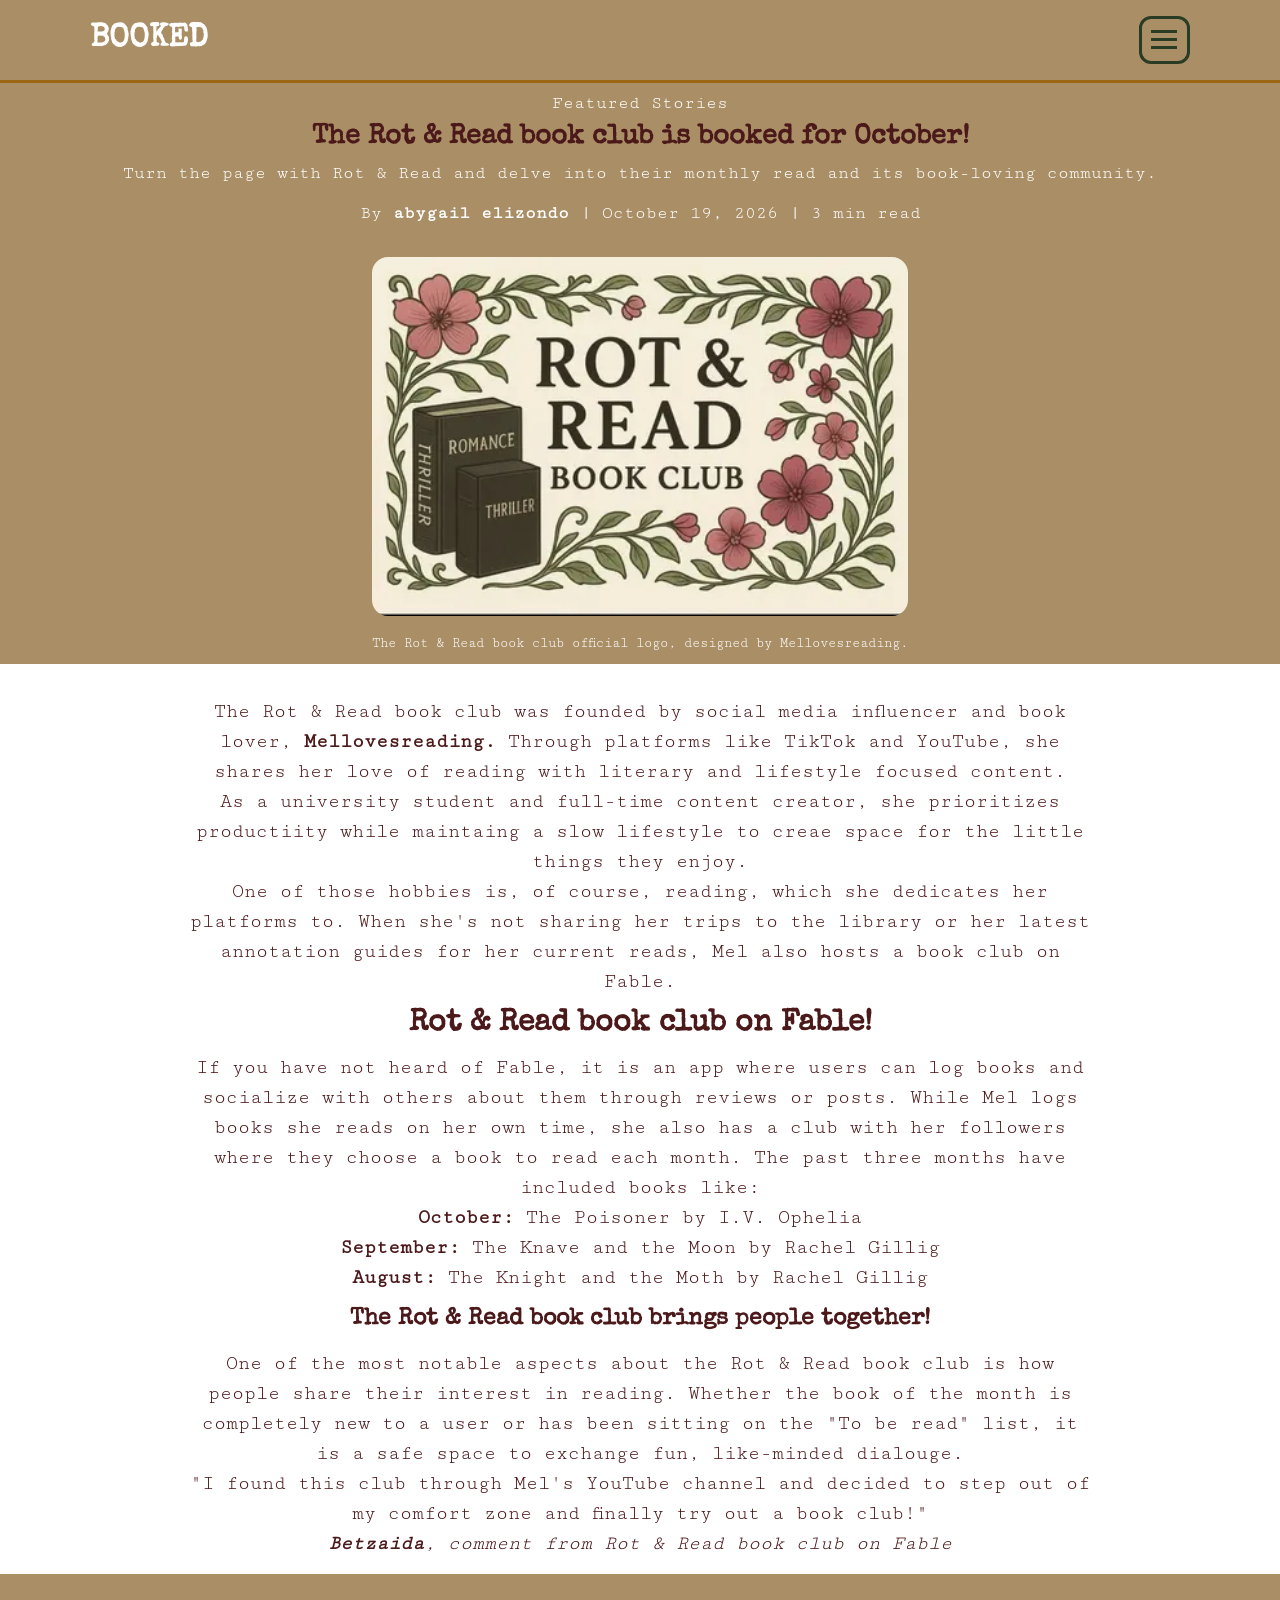
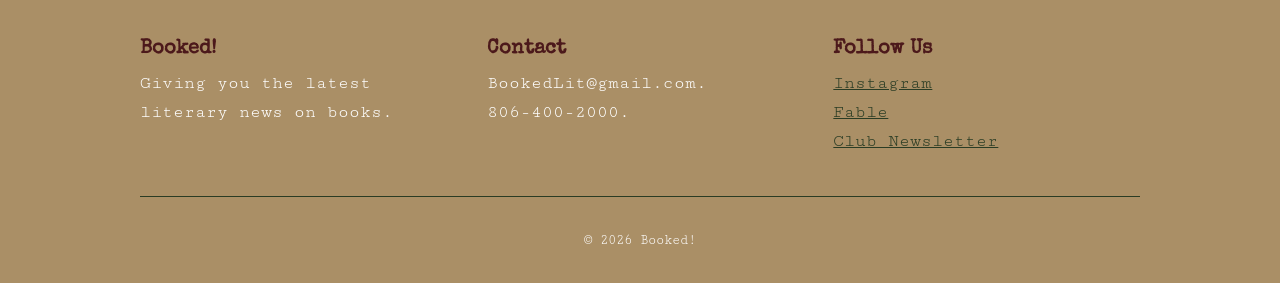
<file: article.html>
<!DOCTYPE html>
<html lang="en">
<head>
    <meta charset="UTF-8">
    <meta name="viewport" content="width=device-width, initial-scale=1.0">
    <title>Booked | Literary News</title>

    <!-- STEP 1: Google Fonts (Special Elite for headings + Cutive Mono for body text) -->
    <link rel="preconnect" href="https://fonts.googleapis.com">
    <link rel="preconnect" href="https://fonts.gstatic.com" crossorigin>
    <link href="https://fonts.googleapis.com/css2?family=Cutive+Mono&family=Special+Elite&display=swap" rel="stylesheet">

    <!-- STEP 2: Our stylesheet (AFTER the Google Fonts links) -->
    <link rel="stylesheet" href="style.css">
</head>
<body>

    <!-- ========== HEADER: sticky + hamburger menu  ========== -->
    <header class="site-header">
        <nav class="navbar container" aria-label="Main navigation">
            <a href="#top" class="logo">BOOKED</a>

            <!-- The hidden checkbox  -->
            <input type="checkbox" id="menu-toggle" class="menu-toggle" aria-label="Toggle navigation menu">

            <!-- The hamburger icon is a LABEL-->
            <label for="menu-toggle" class="hamburger" aria-label="Menu">
                <span aria-hidden="true"></span>
                <span aria-hidden="true"></span> 
                <span aria-hidden="true"></span>
            </label>

            <!-- The menu -->
            <ul class="nav-menu">
                <li><a href="about.html" class="nav-link">About</a></li>
                <li><a href="article.html" class="nav-link">Articles</a></li>
                <li><a href="booked-tbr.html" class="nav-link">Booked' TBR</a></li>
                <li><a href="join.html" class="nav-link">Join</a></li>
                <li><a href="home.html" class="nav-link nav-link-cta">Home</a></li>
            </ul>
        </nav>
    </header>

    <!-- ========== FEATURED ARTICLE ========== -->
            <article id="featured-article" class="article">

            <!-- Article header: category, headline, subtitle, meta info -->
            <header class="article-header">
                <p class="article-category">Featured Stories</p>
                <h1 class="article-title">The Rot & Read book club is booked for October!</h1>
                <p class="article-subtitle">Turn the page with Rot & Read and delve into their monthly read and its book-loving community.</p>
                <p class="article-meta">
                    <span class="author-name"> By <strong>abygail elizondo</strong></span>
                    | <time class="article-date" datetime="2026-09-25">October 19, 2026</time>
                    | <span class="read-time">3 min read</span>
                </p>
                <section> 
                    <article class="featured-block">
                    <figure class="featured-figure">
                        <img src="images/featured.webp" alt="Image of the logo for Rot & Read Book Club on Fable" class="featured-image">
                        <figcaption class="featured-caption">The Rot & Read book club official logo, designed by Mellovesreading.</figcaption>
                    </figure>
                    </article>
                </section>
            </header>

        <!-- Article body: the main story -->
        <main> 
        <section class="article-body">
                <p class="lead-paragraph"> The Rot & Read book club was founded by social media influencer and book lover, <strong>Mellovesreading.</strong> 
                    Through platforms like TikTok and YouTube, she shares her love of reading with literary and lifestyle focused content.</p>
                <p> As a university student and full-time content creator, she prioritizes productiity while maintaing a slow lifestyle 
                    to creae space for the little things they enjoy. </p>

                <p>One of those hobbies is, of course, reading, which she dedicates her platforms to. 
                    When she's not sharing her trips to the library or her latest annotation guides for her current reads, Mel also hosts a book club on Fable.</p>

                <h2 class="section-heading">Rot & Read book club on Fable!</h2>

                <p>If you have not heard of Fable, it is an app where users can log books and socialize with others about them through reviews or posts.
                    While Mel logs books she reads on her own time, she also has a club with her followers where they choose a book to read each month. 
                    The past three months have included books like: 
                </p>

                <ul class="article-list">
                    <li><strong>October:</strong> The Poisoner by I.V. Ophelia</li>
                    <li><strong>September:</strong> The Knave and the Moon by Rachel Gillig</li>
                    <li><strong>August:</strong> The Knight and the Moth by Rachel Gillig</li>
                </ul>

                <h3 class="subsection-heading">The Rot & Read book club brings people together!</h3>

                <p>One of the most notable aspects about the Rot & Read book club is how people share their interest in reading. 
                    Whether the book of the month is completely new to a user or has been sitting on the "To be read" list, 
                    it is a safe space to exchange fun, like-minded dialouge.
                </p>
                <!-- Pull quote: a highlighted quote from the story -->
                <blockquote class="pull-quote">
                    <p class="quote-text">"I found this club through Mel's YouTube channel and decided to step out of my comfort zone 
                        and finally try out a book club!"</p>
                    <cite class="quote-author"><strong>Betzaida</strong>, comment from Rot & Read book club on Fable</cite>
                </blockquote>
        </section>

            <!-- ========== FOOTER: three columns that wrap ========== -->
    <!-- ========== FOOTER: columns that wrap + a full-width bottom line ========== -->
    <footer class="site-footer">
        <div class="footer-grid">
            <section class="footer-col">
                <h2 class="footer-heading">Booked!</h2>
                <p class="footer-text">Giving you the latest literary news on books.</p>
            </section>

            <section class="footer-col">
                <h2 class="footer-heading">Contact</h2>
                <p class="footer-text">BookedLit@gmail.com.</p>
                <p class="footer-text">806-400-2000.</p>
            </section>

            <section class="footer-col">
                <h2 class="footer-heading">Follow Us</h2>
                <ul class="footer-links">
                    <li><a href="#" class="footer-link">Instagram</a></li>
                    <li><a href="#" class="footer-link">Fable</a></li>
                    <li><a href="#" class="footer-link">Club Newsletter</a></li>
                </ul>
            </section>

            <p class="footer-bottom">&copy; 2026 Booked!</p>
        </div>
    </footer>

    </main>
</body>
</html>
</file>
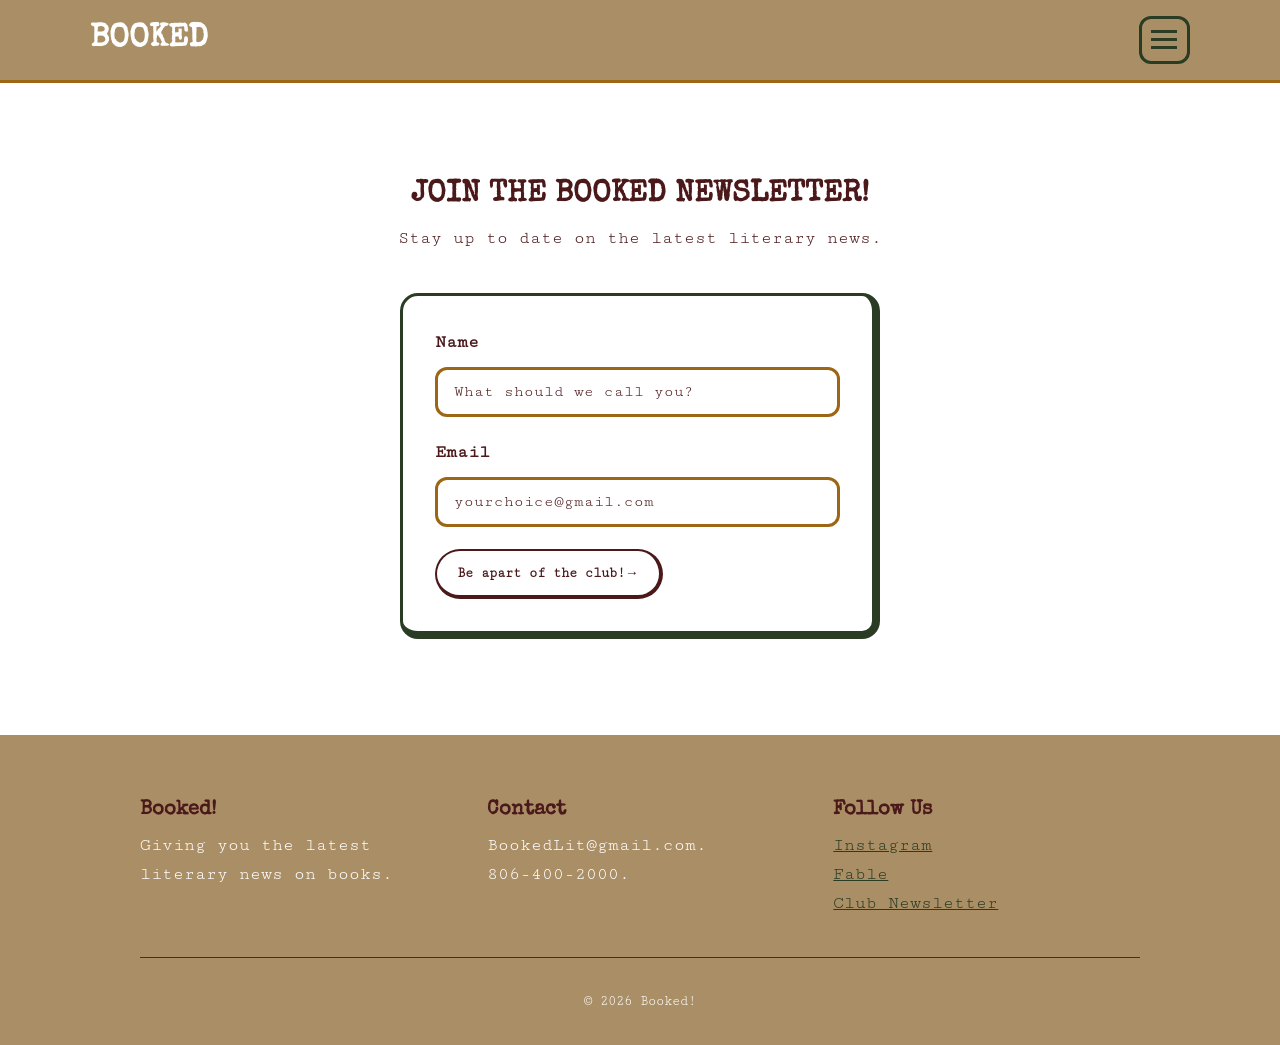
<file: join.html>
<!DOCTYPE html>
<html lang="en">
<head>
    <meta charset="UTF-8">
    <meta name="viewport" content="width=device-width, initial-scale=1.0">
    <title>Booked | Literary News</title>

    <!-- STEP 1: Google Fonts (Special Elite for headings + Cutive Mono for body text) -->
    <link rel="preconnect" href="https://fonts.googleapis.com">
    <link rel="preconnect" href="https://fonts.gstatic.com" crossorigin>
    <link href="https://fonts.googleapis.com/css2?family=Cutive+Mono&family=Special+Elite&display=swap" rel="stylesheet">

    <!-- STEP 2: Our stylesheet (AFTER the Google Fonts links) -->
    <link rel="stylesheet" href="style.css">
</head>
<body>

    <!-- ========== HEADER: sticky + hamburger menu  ========== -->
    <header class="site-header">
        <nav class="navbar container" aria-label="Main navigation">
            <a href="#top" class="logo">BOOKED</a>

            <!-- The hidden checkbox  -->
            <input type="checkbox" id="menu-toggle" class="menu-toggle" aria-label="Toggle navigation menu">

            <!-- The hamburger icon is a LABEL -->
            <label for="menu-toggle" class="hamburger" aria-label="Menu">
                <span aria-hidden="true"></span>
                <span aria-hidden="true"></span>
                <span aria-hidden="true"></span>
            </label>

            <!-- The menu -->
            <ul class="nav-menu">
                <li><a href="about.html" class="nav-link">About</a></li>
                <li><a href="article.html" class="nav-link">Articles</a></li>
                <li><a href="booked-tbr.html" class="nav-link">Booked' TBR</a></li>
                <li><a href="join.html" class="nav-link">Join</a></li>
                <li><a href="home.html" class="nav-link nav-link-cta">Home</a></li>
            </ul>
        </nav>
    </header>
    
    <main>
        <!-- ========== JOIN: form pseudo-classes ========== -->
        <section id="join" class="section">
            <div class="container">
                <h2 class="section-title">Join the Booked Newsletter!</h2>
                <p class="section-intro">Stay up to date on the latest literary news.</p>

                <form class="join-form" action="#">
                    <label for="name" class="form-label">Name</label>
                    <input type="text" id="name" name="name" class="form-input" placeholder="What should we call you?" required>

                    <label for="email" class="form-label">Email</label>
                    <input type="email" id="email" name="email" class="form-input" placeholder="yourchoice@gmail.com" required>

                    <button type="submit" class="button">Be apart of the club!<span class="arrow" aria-hidden="true">&rarr;</span></button>
                </form>
            </div>
        </section>

        <!-- ========== FOOTER: columns that wrap + a full-width bottom line ========== -->
    <footer class="site-footer">
        <div class="footer-grid">
            <section class="footer-col">
                <h2 class="footer-heading">Booked!</h2>
                <p class="footer-text">Giving you the latest literary news on books.</p>
            </section>

            <section class="footer-col">
                <h2 class="footer-heading">Contact</h2>
                <p class="footer-text">BookedLit@gmail.com.</p>
                <p class="footer-text">806-400-2000.</p>
            </section>

            <section class="footer-col">
                <h2 class="footer-heading">Follow Us</h2>
                <ul class="footer-links">
                    <li><a href="#" class="footer-link">Instagram</a></li>
                    <li><a href="#" class="footer-link">Fable</a></li>
                    <li><a href="#" class="footer-link">Club Newsletter</a></li>
                </ul>
            </section>

            <p class="footer-bottom">&copy; 2026 Booked!</p>
        </div>
    </footer>

    </main>
</body>
</html>
</file>
<file: style.css>
:root {
    --color-background: #ffffff;
    --color-text: #4C191B;
    --color-muted: #89937C;
    --color-surface: #AA8F66;
    --color-primary:#2A3C24;
    --color-secondary:#9C6615;
    --color-success:#1f9d55;
    --color-error: #ff3b5c;
    --font-display: 'Special Elite', 'Arial Black', 'sans-serif';
    --font-body: 'Cutive Mono', Arial, sans-serif;
    --font-base: clamp(1rem, 1.5vw, 1.125rem);
    --font-lg: clamp(1.125rem, 2vw, 1.5rem);
    --font-xl: clamp(1.75rem, 4vw, 3rem);
    --font-hero: clamp(2rem, 8vw, 5.5rem);
    --space-lg: 1.5rem;
    --space-section: clamp(3.5rem, 8vw, 6rem);
    --radius: 18px;
    --radius-pill: 999px;
    --border: 3px solid #111111;
    --leading-tight:1.1;
    --leading-normal: 1.6;
    --max-width: 1100px;
}

@keyframes fadeInUp {
    from {
        opacity: 0;
        transform: scale(0);
    }
    to {
        opacity: 1;
        transform: scale(1);
    }
}

* {
    margin: 0;
    padding: 0;
    box-sizing: border-box;
}

body {
    font-family: var(--font-body);
    font-size: var(--font-base);
    line-height: var(--leading-normal);
    color: var(--color-text);
    background-color: var(--color-background);
}

h1,
h2,
h3 {
    font-family: var(--font-display);
    line-height: var(--leading-tight);
}

ul {
    list-style: none;
}

img {
    display: block;
    max-width: 100%;
}

/* HOME PAGE */
/* HEADER START */
.container {
    width: 90%;
    max-width: var(--max-width);
    margin: 0 auto;
}

.section {
    padding: var(--space-section) 0;
}

.section-title {
    font-size: var(--font-xl);
    margin-bottom: 1rem;
    text-align: center;
    text-transform: uppercase;
}

.section-intro {
    max-width: var(--max-width);
    margin: 0 auto 2.5rem;
    text-align: center;
    color: var(--color-dark);
}


.site-header {
    position: sticky;
    top: 0;
    z-index: 100;
    background-color: var(--color-surface);
    border-bottom: 3px solid var(--color-secondary);
}

.navbar {
    display: flex;
    justify-content: space-between;
    align-items: center;
    padding: 0.9rem 0;
}

.logo {
    font-family: 'Special Elite', 'Arial Black', sans-serif;
    font-size: 2rem;
    font-weight: 800;
    color: var(--color-background);
    text-decoration: none;
}

.menu-toggle {
    display: none;
}

.hamburger {
    display: flex;
    flex-direction: column;
    gap: 5px;
    padding: 0.7rem 0.6rem;
    border: 3px solid var(--color-primary);
    border-radius: 12px;
}

.hamburger span {
    display: block;
    width: 26px;
    height: 3px;
    background-color: var(--color-primary);
    transition: transform .3s ease;
}

.nav-menu {
    position: absolute;
    top: 100%;
    left: 0;
    right: 0;
    display: none;
    flex-direction: column;
    gap: 0.5rem;
    padding: 1rem 1.25rem;
    background-color: var(--color-background);
    border: 3px solid var(--color-primary);
    border-radius: 16px;
}

.menu-toggle:checked ~ .nav-menu {
    display: flex;
}

.menu-toggle:checked ~ .hamburger span:nth-child(1) {
    transform: translateY(8px) rotate(45deg);
}

.menu-toggle:checked ~ .hamburger span:nth-child(2) {
    transform: scale(0);
}

.menu-toggle:checked ~ .hamburger span:nth-child(3) {
    transform: translateY(-8px) rotate(-45deg);
}

.nav-link {
    display: inline-block;
    padding: 0.4rem 0;
    font-weight: 700;
    color: var(--color-text);
    text-decoration: none;
}

.nav-link-cta {
    padding: 0.4rem 1rem;
    background-color: var(--color-surface);
    border: 3px solid var(--color-secondary);
    border-radius: 999px;
}
/* HEADER END */

.home-section {
    padding: 5rem 1.5rem;
    background-color: var(--color-background);
}

.home {
    display: grid;
    grid-template-columns: minmax(180px, 240px) 1fr;
    grid-template-rows: auto 1fr auto;
    grid-template-areas:
        "header header"
        "sidebar content"
        "sidebar footer";
    max-width: 1000px;
    margin: 0 auto;
    overflow: hidden;
    background-color: var(--color-background);
    border: 1px solid var(--color-secondary);
    border-radius: 16px;
}

.home-header {
    grid-area: header;
    display: flex;
    justify-content: space-between;
    align-items: center;
    flex-wrap: wrap;
    gap: 0.75rem;
    padding: 1rem 1.5rem;
    color: var(--color-primary);
    background-color: var(--color-surface);
}

.home-upload {
    padding: 0.45rem 1rem;
    font-size: 0.875rem;
    font-weight: 700;
    color: var(--color-background);
    background-color: var(--color-text);
    border-radius: 2rem;
    text-decoration: none;
}

.story-label {
    max-width: 1100px;
    margin: 0 auto;
    padding: 1rem 1.5rem;
    display:flex; 
    flex: 1 1 300px;
    flex-direction: column;
    padding: 1.25rem;
    background-color: transparent;
    border-radius: 2rem;
    border-width: 2px 4px 4px 2px;
    border: 2px solid var(--color-secondary);
}

.story-buddy {
    display: flex;
    margin-bottom: 1.25rem;
    gap: 2rem;
}

.story-seasonal {
    display: flex;
    margin-bottom: 1.25rem;
    gap: 2rem;
}

.story-monthly {
    display: flex;
    margin-bottom: 1.25rem;
    gap: 2rem;
}

.entry-image {
    border-radius: 1.15rem;
    align-self: center;
    object-fit: cover;
}

.story-image {
    border-radius: 1.15rem;
    
}

/* JOIN BUTTON */
.button {
    display: inline-block;
    padding: 0.9rem 1.25rem;
    font-family: 'Cutive Mono', Arial, sans-serif;
    font-size: .85rem;
    font-weight: 700;
    color: var(--color-background);
    border: 2px solid var(--color-text);
    border-radius: 2rem;
    border-width: 2px 4px 4px 2px;
    text-decoration: none;
    transition: transform .2s ease-out;
}

.button:hover {
    transform: translateX(4px);
}

.button:active {
    transform: scale(0.95);
}

.home-sidebar {
    grid-area: sidebar;
    padding: 1.25rem 1rem;
    background-color: var(--color-background);
    border-right: 1px solid var(--color-surface);
}

.button-group {
    display: flex;
    gap: 0.75rem;
    flex-wrap: wrap;
}
/* JOIN BUTTON END */

.home-footer {
    grid-area: footer;
    display: flex;
    justify-content: space-between;
    flex-wrap: wrap;
    gap: 0.5rem 1rem;
    padding: 1rem 1.5rem;
    font-size: 0.875rem;
    color: var(--color-primary);
    border-top: 1px solid var(--color-surface);
}

.home-footer-link {
    font-weight: 700;
    color: var(--color-primary);
    justify-self: end;
}

.home-button {
    display: block;
    margin-bottom: 0.25rem;
    padding: 0.55rem 0.9rem;
    font-size: 0.9375rem;
    color: #23302f;
    text-decoration: none;
    border-radius: 8px;
    transition: transform 0.3s ease, box-shadow 0.3s ease;
}

.home-button:hover {
    transform: translateY(-5px);
    box-shadow: 7px 7px 5px var(--color-text);
}

.home-button-active {
    font-weight: 700;
    color: var(--color-background);
    background-color: var(--color-secondary);
}

.home-content {
    grid-area: content;
    display: flex;
    flex-direction: column;
    gap: 1.25rem;
    padding: 1.5rem;
}

.home-greeting {
    font-size: 1.5rem;
    text-transform: uppercase;
    animation: fadeInUp .3s ease-in 2s both;
}

.home-highlight {
    display: inline-block;
    padding: 0 0.25em;
    color: var(--color-background);
    transform: skew(-8deg) rotate(-3deg);
}

.home-text {
    color: var(--color-text);
}


/* HOME PAGE END */

/* ARTICLE PAGE START */
.featured {
    padding: 2rem 1.5rem;
    background-color: var(--color-surface);
}

.featured-title {
    justify-self: center;
}
.featured-block {
    display: flex;
    align-items: center;
    flex-direction: column;
    top: 0%;
    gap: 1rem;
    max-width: 1000px;
    margin: 0 auto 2rem;
}

.featured-image {
    width: 100%;
    border-radius: 16px;
    margin-top: 1.5rem;
    background-size: cover;
    position:relative;
}

.featured-caption {
    font-size: 0.8500rem;
    color: var(--color-background);
    margin-top: 0.5rem;
}

.featured-text p {
    color: var(--color-text);
    margin-bottom: 1rem;
    align-self:self-start;
}

.article-header {
    text-align: center;
    line-height: 2.5rem;
    background-color: var(--color-surface);
}

.article-category {
    color: var(--color-background);
}

.article-subtitle {
    color: var(--color-background); 
}

.article-meta {
    color: var(--color-background);
}

.span {
    color: var(--color-text);
}


.article-body {
    text-align: center;
    padding: auto;
    font-size:large;
    flex-wrap: wrap;
    margin: auto;
    margin-bottom: 1rem;
    font-size: 1.25rem;
    max-width: 900px;
    font-family: 'Cutive Mono', Georgia, serif;
    line-height: 1.5;
}

.section-heading {
    line-height: 3.5rem;
}

.subsection-heading {
    line-height: 3.5rem;
}
/* ARTICLE PAGE END*/

/* BOOKED TBR PAGE START */
.hero {
    /* TODO 1: We want full control over the hero layout. Make the hero a grid container. */
    display: grid;
    /* TODO 2: The button and the stats strip are stretched across the whole hero. Center every item from left to right. */
    justify-items: center;
    /* TODO 3: The content is spread out from top to bottom of the tall hero. Pack all the rows together in the vertical middle. */
    align-items: center;
    /* TODO 4: The kicker, title, text, button, and stats are touching. Add 1.25rem of space between them. */
    gap: 1rem;
    min-height: 75vh;
    padding: 4rem 1.5rem;
    text-align: center;
    color: var(--color-text);
    background-color: var(--color-background);
}

.hero-kicker {
    font-size: 0.8125rem;
    font-weight: 700;
    text-transform: uppercase;
    letter-spacing: 2px;
    color: var(--color-primary);
}

.hero-title {
    max-width: 45rem;
    font-size: 3rem;
    color: var(--color-text);
}
.hero-title span {
    color: var(--color-primary);
}

.hero-text {
    max-width: 34rem;
    font-size: 1.125rem;
    color: var(--color-text);
}

.gallery {
    /* TODO 11: The photos are stacked in one long column. Make the gallery a grid container. */
    display: grid;
    /* TODO 12: Make as many columns as will fit, each at least 160px wide, and let them stretch to fill the row. (One line of CSS, no media queries!) */
    grid-template-columns: repeat(auto-fit, minmax(200px, 1fr));
    /* TODO 13: The photos are all different heights. Make every row exactly 180px tall. */
    grid-auto-rows: 330px;
    /* TODO 14: The photos are touching. Add 16px of space between them. */
    gap: 1rem;
    /* TODO 15: BONUS: Some spots in the gallery are left empty because the big photos do not fit. Let the smaller photos fill those holes. */
    grid-auto-flow: dense;
    max-width: 1000px;
    margin: 0 auto;
}

.gallery-item {
    overflow: hidden;
    border-radius: 10px;
    background-color: #e4ddd1;
    position: relative;
    transition: all 2s ease;
}

.gallery-item img {
    width: 100%;
    height: 100%;
    object-fit: cover;
    transition: all 2s ease;
}

.gallery-item:hover {
    transform: scale(1.25);
}

.gallery-item:nth-child(3n) {
    grid-column: span 1;
}

.gallery-item:nth-child(5n) {
    grid-row: span 1;
}

.gallery-section {
    padding: 5rem 2rem;
}

.filter {
    width: 100%;
    padding: 0.5rem 1rem;
    font-family: 'Cutive Mono', Arial, sans-serif;
    font-size: 0.875rem;
    font-weight: 500;
    color: var(--color-text);
    background-color: transparent;
    border: 1px solid var(--color-secondary);
    border-radius: 2rem;
}

.filter-active {
    color: var(--color-background);
    background-color: var(--color-secondary);
}


.filter-list {
    display: grid;
    grid-template-columns: repeat(4, 1fr);
    gap: 1rem;
    max-width: 1000px;
    margin: 0 auto 1.50rem;
    justify-items: center;
}
/* BOOKED TBR PAGE END */

/* JOIN PAGE START */
.join-form {
    display: grid;
    gap: 0.6rem;
    max-width: 30rem;
    margin: 0 auto;
    padding: 2rem;
    background-color: #ffffff;
    border: 3px solid var(--color-primary);
    border-width: 3px 8px 8px 3px;
    border-radius: 18px;
}

.form-label {
    font-weight: 700;
}

.form-input {
    margin-bottom: 0.75rem;
    padding: 0.85rem 1rem;
    font-family: 'Cutive Mono', Arial, sans-serif;
    font-size: 1rem;
    background-color: var(--color-background);
    border: 3px solid var(--color-secondary);
    border-radius: 12px;
}

.join-form .button {
    justify-self: start;
    background-color: var(--color-background);
    color: var(--color-text);
}

.form-input::placeholder {
    color: var(--color-text);
}

.form-input:valid {
    color: var(--color-success);
}

.form-input:focus {
    color: var(--color-secondary);
}

.form-input:focus:invalid {
    color: var(--color-error);
}
/* JOIN PAGE START */

/* ABOUT PAGE */
.about {
    padding:0%;
    padding-top: 3rem;
    gap: 2rem;
    background-color: #ffffff;
    margin: 0 auto;
    display: block;
}

.about-figure {
    flex: 1 1 280px;
    align-self: center;
    border: 3px solid var(--color-primary);
    width: 1000%;
}

.about-block {
    display: flex;
    flex-wrap: wrap;
    align-items: flex-start;
    gap: 3rem;
    max-width: 1000px;
    margin: 0 auto 5rem;
}

.section-title {
    font-size: 1.90rem;
    text-align: center;
    color: var(--color-text);
    margin-bottom: 0.75rem;
}

.section-title-left {
    text-align: left;
}

.about-text {
    flex: 2 1 320px;
}

.about-text p {
    color: var(--color-text);
    margin-bottom: 1rem;
}

/* FOOTER SECTION START*/ 
.site-footer {
    padding: 4rem 1.5rem 2rem;
    color: var(--color-background);
    background-color: var(--color-surface);
}

.footer-grid {
    display: grid;
    grid-template-columns: repeat(auto-fit, minmax(250px, 1fr));
    gap: 2.5rem;
    max-width: 1000px;
    margin: 0 auto;
}

.footer-heading {
    font-size: 1.25rem;
    color: var(--color-text);
    margin-bottom: 0.6rem;
}

.footer-link {
    color: var(--color-primary);
}

.footer-bottom {
    grid-column: 1 / -1;
    padding-top: 2rem;
    font-size: 0.875rem;
    text-align: center;
    border-top: 1px solid var(--color-primary);
}
/* FOOTER SECTION END*/ 


/* MEDIA QUERIES */
*// ===================================
MEDIA QUERIES - MOBILE FIRST
======================================= *//

/* MOBILE SCREEN */
@media (max-width: 480px) {
    .home-section {
    padding: 5rem 1.5rem;
    background-color: var(--color-background);
    }

    .home {
    display: grid;
    grid-template-columns: minmax(120px, 200px) 1fr;
    grid-template-rows: auto 1fr auto;
    grid-template-areas:
        "header header"
        "sidebar content"
        "sidebar footer";
    max-width: 1000px;
    margin: 0 auto;
    overflow: hidden;
    background-color: var(--color-background);
    border: 1px solid var(--color-secondary);
    border-radius: 16px;
    }

    .about-block {
    align-items: flex-end;
    }

    .gallery {
    display: grid;
    grid-template-columns: repeat(auto-fit, minmax(150px, 1fr));
    grid-auto-rows: 330px;
    gap: 1rem;
    grid-auto-flow: dense;
    }

    .site-header {
    position: sticky;
    top: 0;
    background-color: var(--color-surface);
    border-bottom: 3px solid var(--color-secondary);
    }

    /* TABLET/IPAD SCREEN */
@media (min-width: 768px) {
    .homse-section {
        grid-template-columns: 1fr;
    }

    .gallery {
    grid-template-columns: repeat(2, 1fr);
    grid-template-rows: repeat(2, 1fr);
    }
}

*/ DESKTOP SCREEN */
@media (min-width: 1024px) {

.about{
    grid-template-columns: repeat(2, 1fr);
}
*/ IPAD */
    .about {
        grid-template-columns: 1fr;
    }

    .gallery {
    grid-template-columns: repeat(2, 1fr);
    grid-template-rows: repeat(2, 1fr);
    }

@media (orientation: landscape) {

}

@media (orientation: portrait) {


}

@media print {
    .nav, .sidebar, .ads, .footer {
        display: none;
    }
}

@media (prefers-reduced-motion: reduce) {
    * {
        animation: none !important;
        transition: none !important;
    }
}

@media (prefers-color-scheme: dark) {
    body {
        background-color: #242424;
        color: #c9c0b1;
    }
}
</file>
